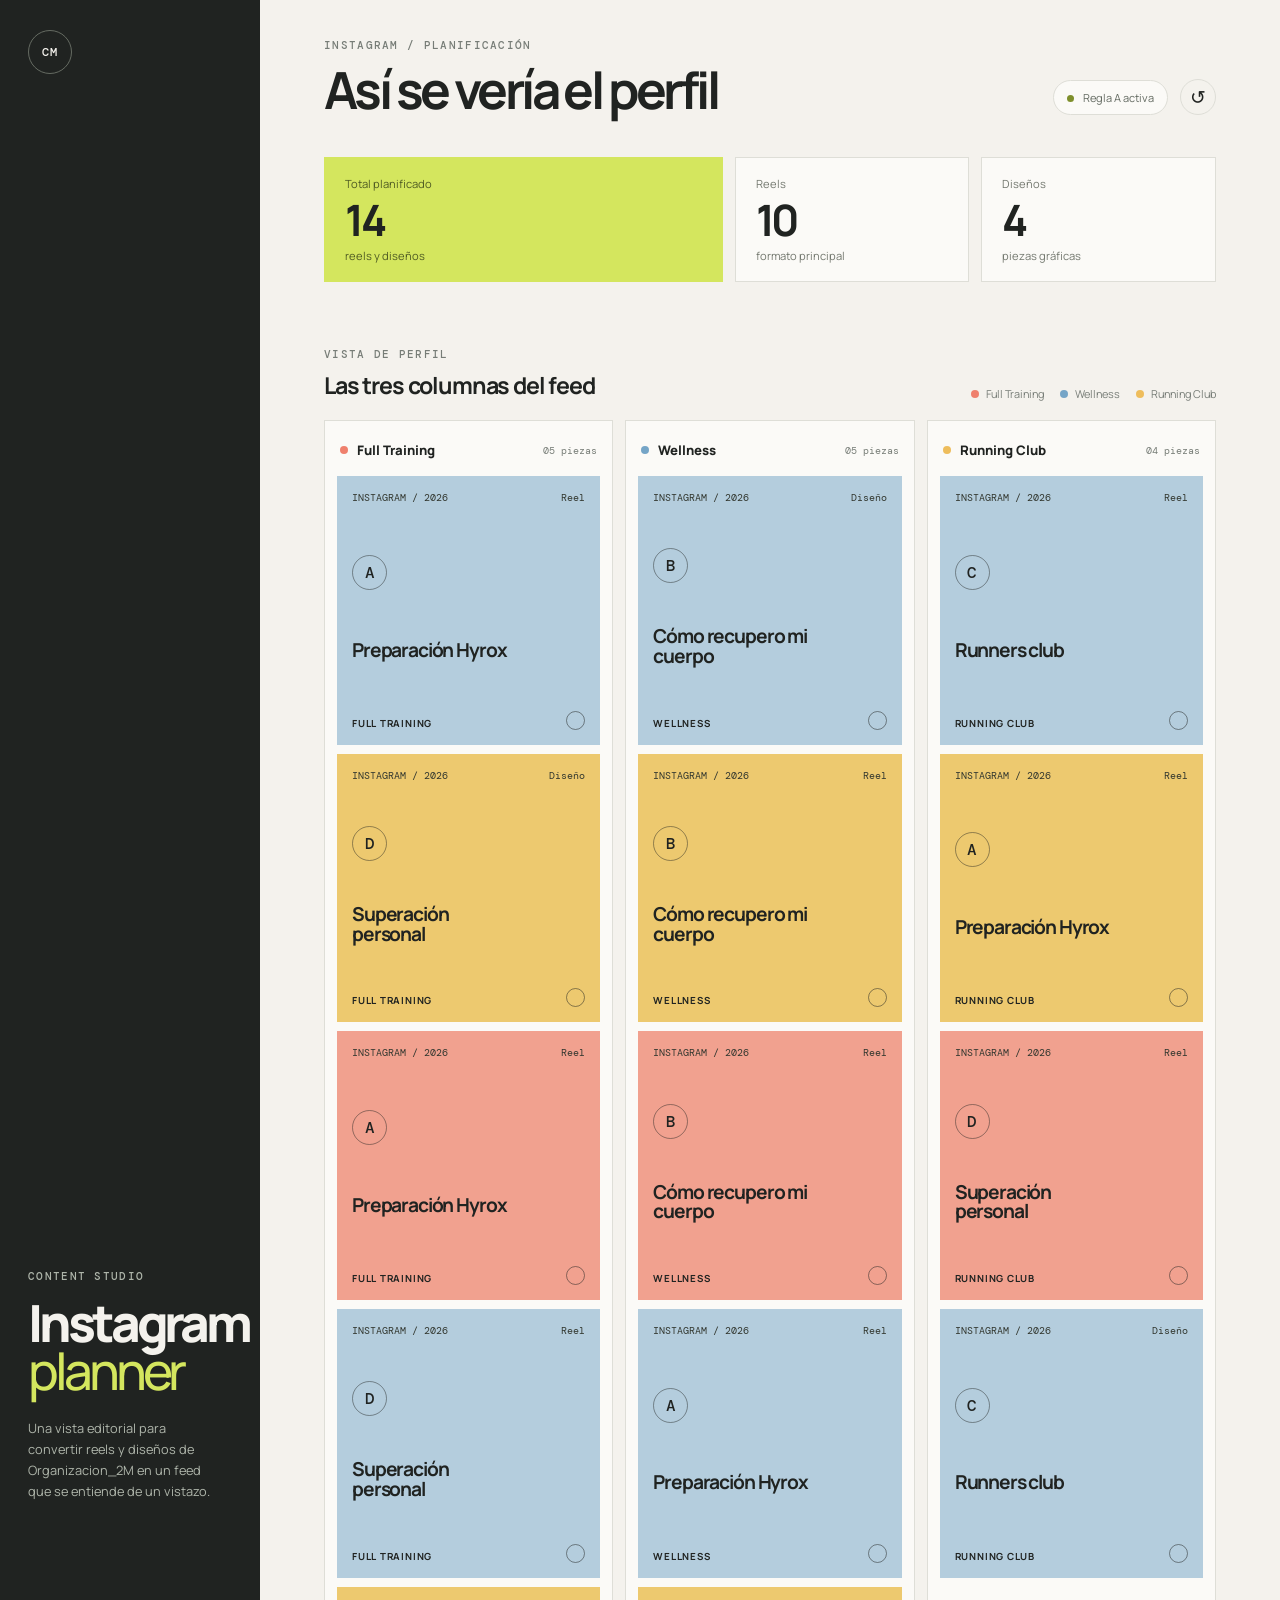
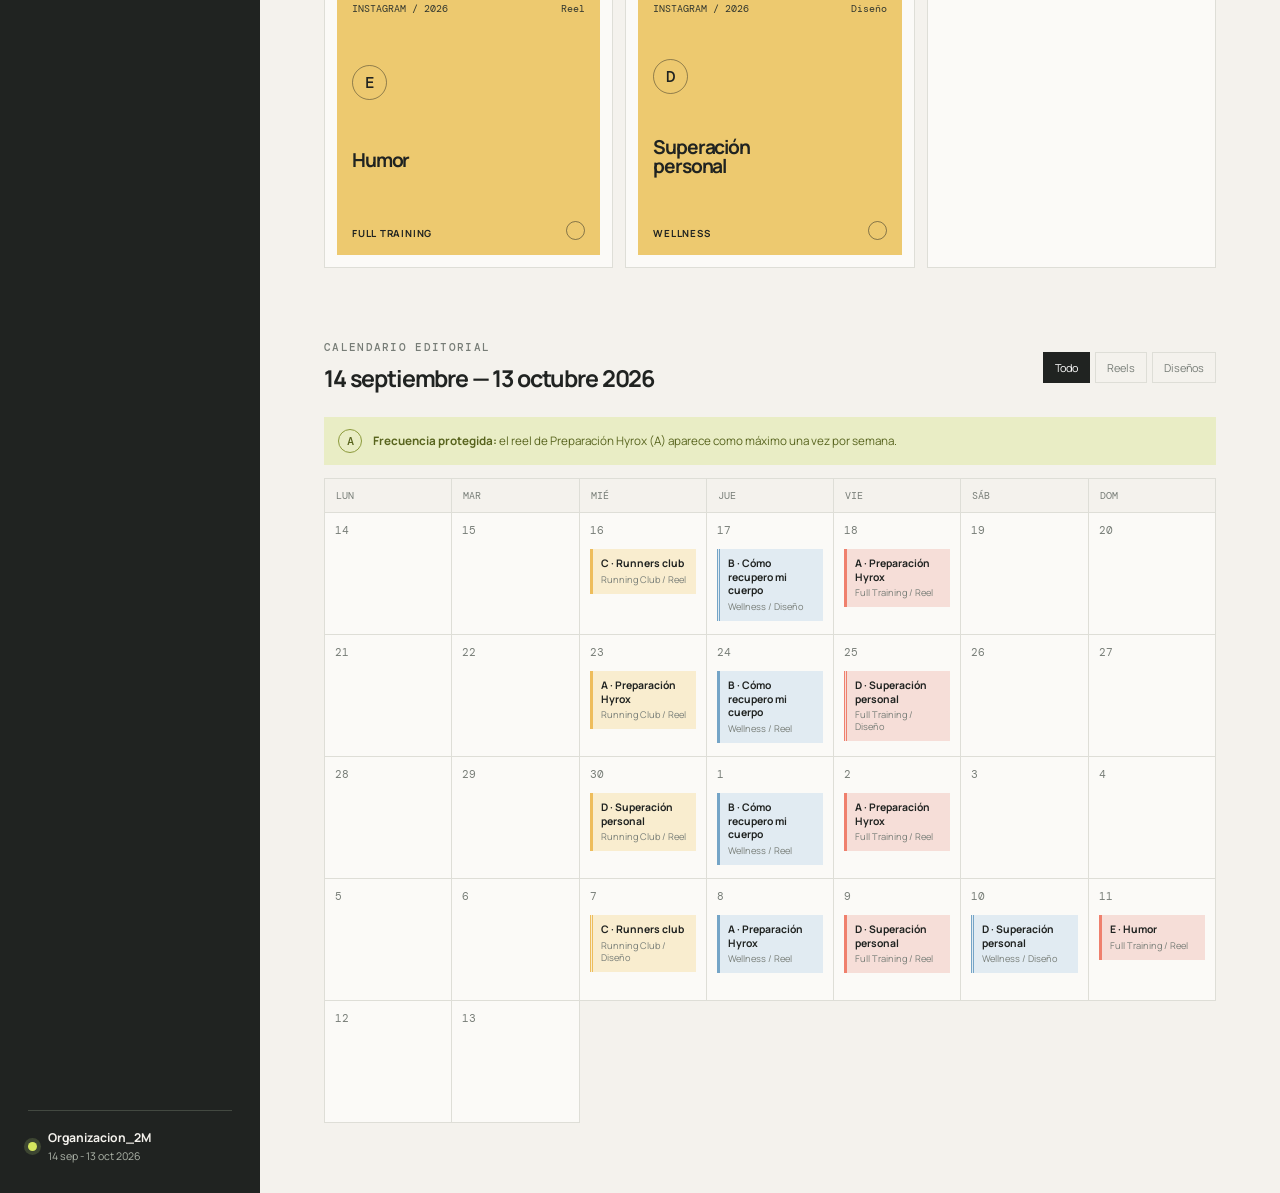
<file: Organizacion/visualizador/index.html>
<!doctype html>
<html lang="es">
<head>
  <meta charset="utf-8">
  <meta name="viewport" content="width=device-width, initial-scale=1">
  <title>Content Grid | Instagram planner</title>
  <link rel="stylesheet" href="styles.css">
</head>
<body>
  <main class="app-shell">
    <aside class="sidebar">
      <div class="brand-mark">CM</div>
      <div class="sidebar-copy">
        <p class="eyebrow">Content studio</p>
        <h1>Instagram<br><em>planner</em></h1>
        <p class="sidebar-note">Una vista editorial para convertir reels y diseños de Organizacion_2M en un feed que se entiende de un vistazo.</p>
      </div>
      <div class="source-card">
        <span class="source-dot"></span>
        <div>
          <strong>Organizacion_2M</strong>
          <small>14 sep - 13 oct 2026</small>
        </div>
      </div>
    </aside>

    <section class="workspace">
      <header class="topbar">
        <div>
          <p class="eyebrow">Instagram / planificación</p>
          <h2>Así se vería el perfil</h2>
        </div>
        <div class="topbar-actions">
          <span class="status-chip"><span></span> Regla A activa</span>
          <button class="icon-button" id="todayButton" title="Volver al inicio del periodo" aria-label="Volver al inicio del periodo">↺</button>
        </div>
      </header>

      <section class="metrics" aria-label="Resumen del plan">
        <div class="metric metric-main"><span>Total planificado</span><strong>14</strong><small>reels y diseños</small></div>
        <div class="metric"><span>Reels</span><strong>10</strong><small>formato principal</small></div>
        <div class="metric"><span>Diseños</span><strong>4</strong><small>piezas gráficas</small></div>
      </section>

      <section class="feed-section">
        <div class="section-heading">
          <div>
            <p class="eyebrow">Vista de perfil</p>
            <h3>Las tres columnas del feed</h3>
          </div>
          <div class="feed-legend"><span class="legend-dot training"></span> Full Training <span class="legend-dot wellness"></span> Wellness <span class="legend-dot running"></span> Running Club</div>
        </div>
        <div class="feed-grid" id="feedGrid"></div>
      </section>

      <section class="calendar-section" id="calendarSection">
        <div class="section-heading calendar-heading">
          <div>
            <p class="eyebrow">Calendario editorial</p>
            <h3>14 septiembre — 13 octubre 2026</h3>
          </div>
          <div class="calendar-controls">
            <button class="filter-button active" data-filter="all">Todo</button>
            <button class="filter-button" data-filter="reel">Reels</button>
            <button class="filter-button" data-filter="design">Diseños</button>
          </div>
        </div>
        <div class="rule-banner"><span class="rule-icon">A</span><span><strong>Frecuencia protegida:</strong> el reel de Preparación Hyrox (A) aparece como máximo una vez por semana.</span></div>
        <div class="calendar" id="calendar" aria-live="polite"></div>
      </section>
    </section>
  </main>
  <script src="app.js"></script>
</body>
</html>
</file>
<file: Organizacion/visualizador/styles.css>
@import url('https://fonts.googleapis.com/css2?family=DM+Mono:wght@400;500&family=Manrope:wght@400;500;600;700;800&display=swap');

:root {
  --ink: #202321;
  --muted: #777d77;
  --paper: #f4f2ed;
  --card: #fbfaf7;
  --line: #deded7;
  --lime: #d4e65e;
  --lime-dark: #7e8f2c;
  --coral: #ef806d;
  --blue: #75a5c7;
  --sun: #eebd5c;
}

* { box-sizing: border-box; }
body { margin: 0; color: var(--ink); background: var(--paper); font-family: Manrope, sans-serif; }
button { font: inherit; }
.app-shell { min-height: 100vh; display: grid; grid-template-columns: 260px 1fr; }
.sidebar { padding: 30px 28px; background: #202321; color: #f4f2ed; display: flex; flex-direction: column; justify-content: space-between; min-height: 100vh; }
.brand-mark { width: 44px; height: 44px; border: 1px solid #656b62; border-radius: 50%; display: grid; place-items: center; font: 500 12px 'DM Mono', monospace; letter-spacing: .06em; }
.sidebar-copy { margin-top: auto; margin-bottom: auto; }
.sidebar h1 { font-size: clamp(2.6rem, 4vw, 4.1rem); line-height: .94; letter-spacing: -.08em; margin: 15px 0 24px; font-weight: 800; }
.sidebar h1 em { color: var(--lime); font-style: normal; font-weight: 500; }
.sidebar-note { max-width: 185px; color: #aeb5aa; font-size: .8rem; line-height: 1.65; }
.eyebrow { margin: 0; color: var(--muted); font: 500 .68rem 'DM Mono', monospace; letter-spacing: .12em; text-transform: uppercase; }
.sidebar .eyebrow { color: #aeb5aa; }
.source-card { display: flex; gap: 11px; align-items: center; border-top: 1px solid #434941; padding-top: 18px; }
.source-card strong, .source-card small { display: block; }
.source-card strong { font-size: .76rem; }
.source-card small { color: #aeb5aa; font-size: .66rem; margin-top: 3px; }
.source-dot { width: 9px; height: 9px; background: var(--lime); border-radius: 50%; box-shadow: 0 0 0 4px #3d4632; }
.workspace { padding: 38px 5vw 70px; max-width: 1500px; width: 100%; margin: 0 auto; }
.topbar, .section-heading { display: flex; justify-content: space-between; align-items: end; gap: 24px; }
.topbar h2 { font-size: clamp(2rem, 4vw, 3.7rem); letter-spacing: -.07em; line-height: 1; margin: 12px 0 0; }
.topbar-actions { display: flex; align-items: center; gap: 12px; }
.status-chip { border: 1px solid var(--line); background: var(--card); border-radius: 30px; padding: 9px 13px; font-size: .69rem; color: #646b62; }
.status-chip span { display: inline-block; width: 7px; height: 7px; border-radius: 50%; background: var(--lime-dark); margin-right: 7px; }
.icon-button { width: 36px; height: 36px; border: 1px solid var(--line); border-radius: 50%; background: transparent; cursor: pointer; color: var(--ink); font-size: 1.2rem; }
.metrics { display: grid; grid-template-columns: 1.7fr repeat(2, 1fr); gap: 12px; margin: 42px 0 65px; }
.metric { min-height: 125px; padding: 18px 20px; background: var(--card); border: 1px solid var(--line); display: flex; flex-direction: column; justify-content: space-between; }
.metric-main { background: var(--lime); border-color: var(--lime); }
.metric span, .metric small { font-size: .7rem; color: #73786f; }
.metric-main span, .metric-main small { color: #4f5b23; }
.metric strong { font-size: 2.7rem; letter-spacing: -.08em; line-height: 1; }
.section-heading { align-items: end; margin-bottom: 19px; }
.section-heading h3 { margin: 8px 0 0; font-size: 1.45rem; letter-spacing: -.05em; }
.feed-legend { font-size: .68rem; color: var(--muted); display: flex; align-items: center; gap: 7px; flex-wrap: wrap; justify-content: flex-end; }
.legend-dot { width: 8px; height: 8px; border-radius: 50%; margin-left: 9px; }
.training { background: var(--coral); }.wellness { background: var(--blue); }.running { background: var(--sun); }
.feed-grid { display: grid; grid-template-columns: repeat(3, 1fr); gap: 12px; }
.feed-column { background: var(--card); border: 1px solid var(--line); padding: 12px; }
.column-head { display: flex; justify-content: space-between; align-items: center; padding: 8px 3px 17px; }
.column-title { display: flex; align-items: center; gap: 9px; font-weight: 800; font-size: .82rem; }
.column-title .legend-dot { margin: 0; }
.column-count { color: var(--muted); font: .65rem 'DM Mono', monospace; }
.post { aspect-ratio: 1 / 1.02; position: relative; overflow: hidden; display: flex; flex-direction: column; justify-content: space-between; padding: 15px; margin-bottom: 9px; background: #e9e9e3; }
.post:last-child { margin-bottom: 0; }
.post:nth-child(3n+1) { background: #f1a18f; }.post:nth-child(3n+2) { background: #b4cddd; }.post:nth-child(3n) { background: #edc96f; }
.post-top { display: flex; justify-content: space-between; font: .61rem 'DM Mono', monospace; color: #32372f; }
.post-label { display: inline-flex; align-items: center; justify-content: center; width: 35px; height: 35px; border: 1px solid rgba(32,35,33,.45); border-radius: 50%; font: 500 1rem 'DM Mono', monospace; }
.post h4 { max-width: 170px; margin: 0; font-size: clamp(1rem, 1.5vw, 1.35rem); line-height: 1.02; letter-spacing: -.06em; }
.post-footer { display: flex; justify-content: space-between; align-items: end; font-size: .61rem; }
.post-type { text-transform: uppercase; letter-spacing: .08em; font-weight: 700; }
.post-mark { width: 19px; height: 19px; border: 1px solid rgba(32,35,33,.5); border-radius: 50%; }
.calendar-section { margin-top: 72px; }
.calendar-heading { align-items: center; }
.calendar-controls { display: flex; gap: 5px; flex-wrap: wrap; justify-content: flex-end; }
.filter-button { border: 1px solid var(--line); padding: 7px 11px; background: transparent; color: var(--muted); cursor: pointer; font-size: .68rem; }
.filter-button.active { background: var(--ink); color: white; border-color: var(--ink); }
.rule-banner { display: flex; align-items: center; gap: 11px; background: #e9edc5; color: #58641e; padding: 12px 14px; margin: 23px 0 13px; font-size: .73rem; }
.rule-icon { display: grid; place-items: center; width: 24px; height: 24px; border: 1px solid #8c9a3b; border-radius: 50%; font: 500 .72rem 'DM Mono', monospace; }
.calendar { display: grid; grid-template-columns: repeat(7, minmax(0, 1fr)); border-top: 1px solid var(--line); border-left: 1px solid var(--line); }
.weekday { padding: 10px 11px; background: transparent; color: var(--muted); font: .62rem 'DM Mono', monospace; text-transform: uppercase; border-right: 1px solid var(--line); border-bottom: 1px solid var(--line); }
.day { min-height: 122px; padding: 10px; background: var(--card); border-right: 1px solid var(--line); border-bottom: 1px solid var(--line); }
.day.outside { background: transparent; }
.day-number { font: .68rem 'DM Mono', monospace; color: var(--muted); }
.day.today .day-number { color: var(--ink); font-weight: 700; }
.event { margin-top: 12px; padding: 8px; border-left: 3px solid var(--coral); background: #f6ded8; font-size: .65rem; line-height: 1.3; }
.event.wellness-event { border-color: var(--blue); background: #e1ebf2; }.event.running-event { border-color: var(--sun); background: #f9edcf; }
.event strong, .event small { display: block; }.event small { color: var(--muted); margin-top: 3px; font-size: .58rem; }
.event.story { border-left-style: dotted; }.event.design { border-left-style: double; }
@media (max-width: 900px) { .app-shell { grid-template-columns: 1fr; }.sidebar { min-height: auto; padding: 22px 24px; display: block; }.sidebar-copy { margin: 50px 0 35px; }.sidebar h1 { font-size: 3.2rem; }.sidebar-note { max-width: 290px; }.workspace { padding: 30px 18px 55px; }.metrics { margin: 30px 0 50px; grid-template-columns: repeat(2, 1fr); }.metric-main { grid-column: 1 / -1; }.calendar { overflow-x: auto; grid-template-columns: repeat(7, minmax(105px, 1fr)); }.calendar-section { overflow: hidden; } }
@media (max-width: 570px) { .topbar, .section-heading { align-items: flex-start; flex-direction: column; }.topbar-actions { width: 100%; justify-content: space-between; }.feed-grid { gap: 6px; }.feed-column { padding: 7px; }.column-head { padding: 5px 1px 12px; display: block; }.column-count { display: block; margin-top: 5px; }.post { padding: 9px; }.post h4 { font-size: .8rem; }.post-label { width: 27px; height: 27px; font-size: .78rem; }.post-footer { font-size: .48rem; }.feed-legend { justify-content: flex-start; }.calendar-heading { gap: 14px; } }
</file>
